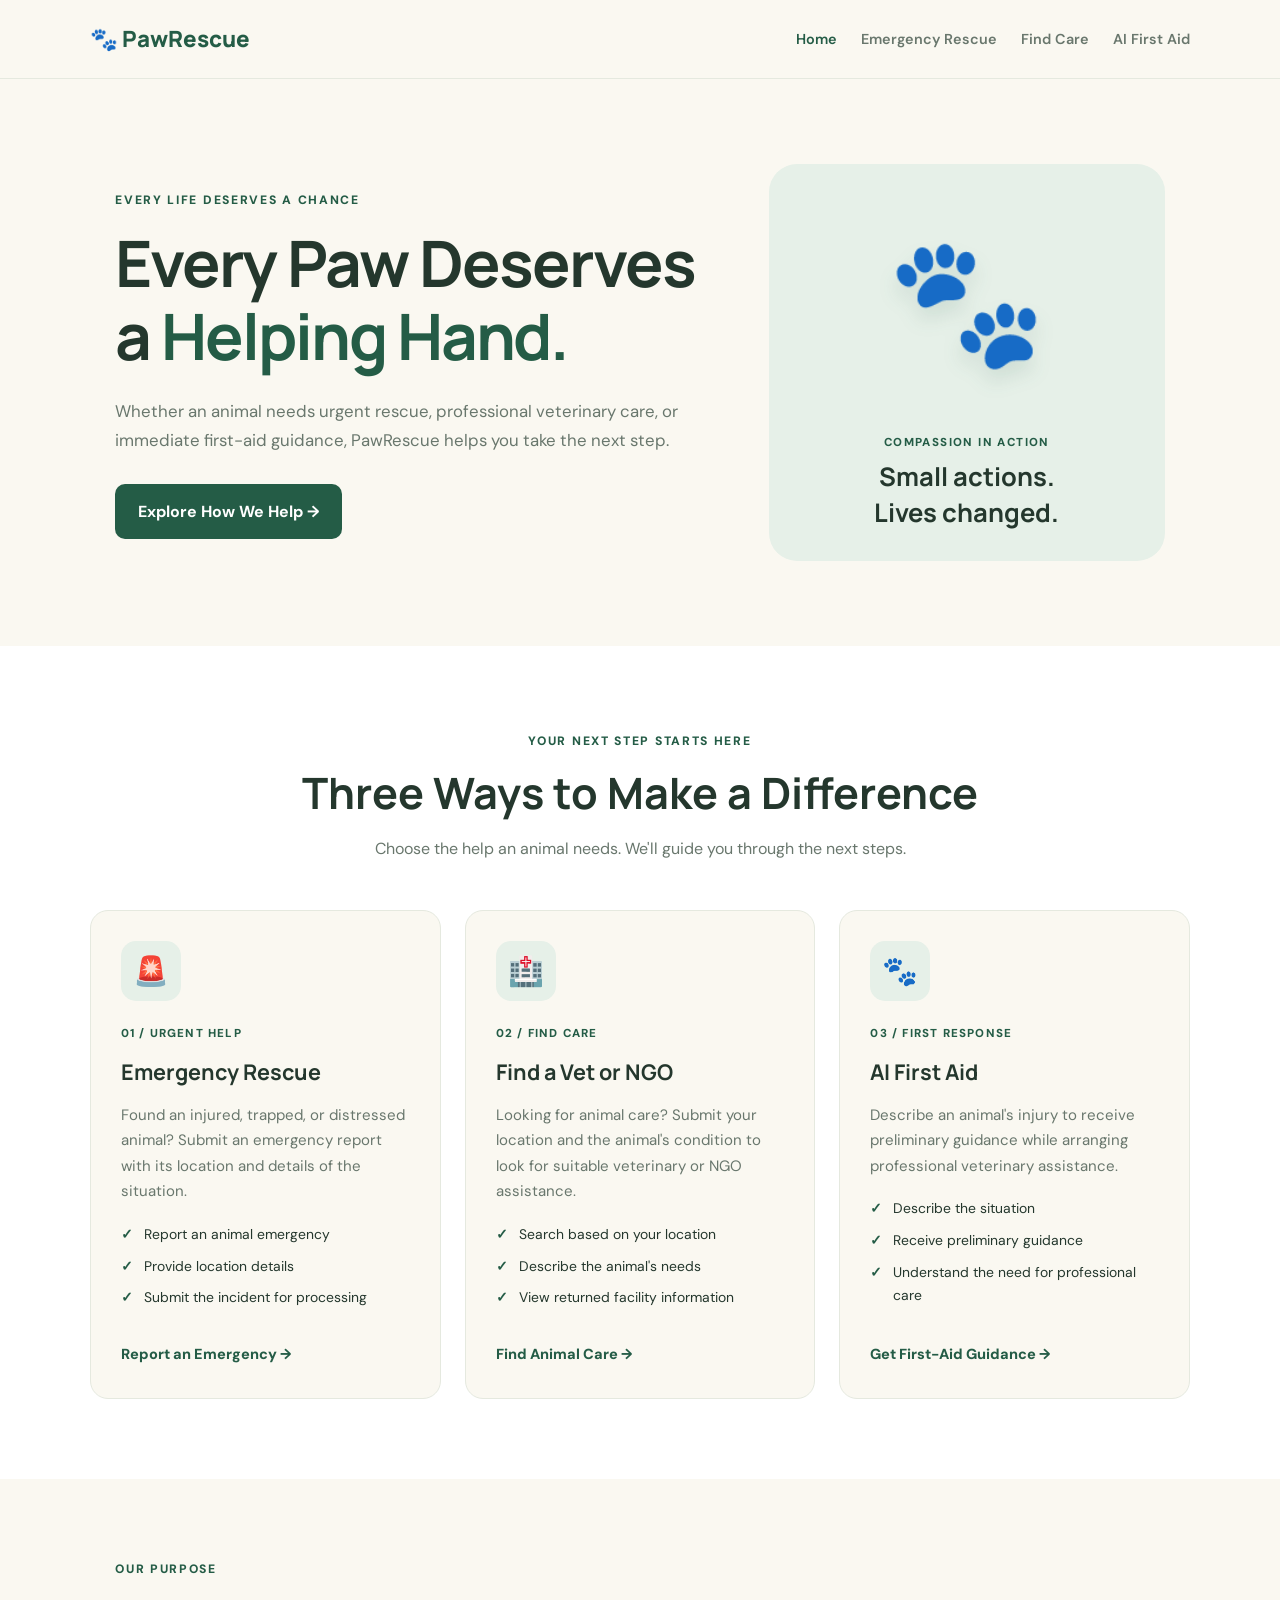
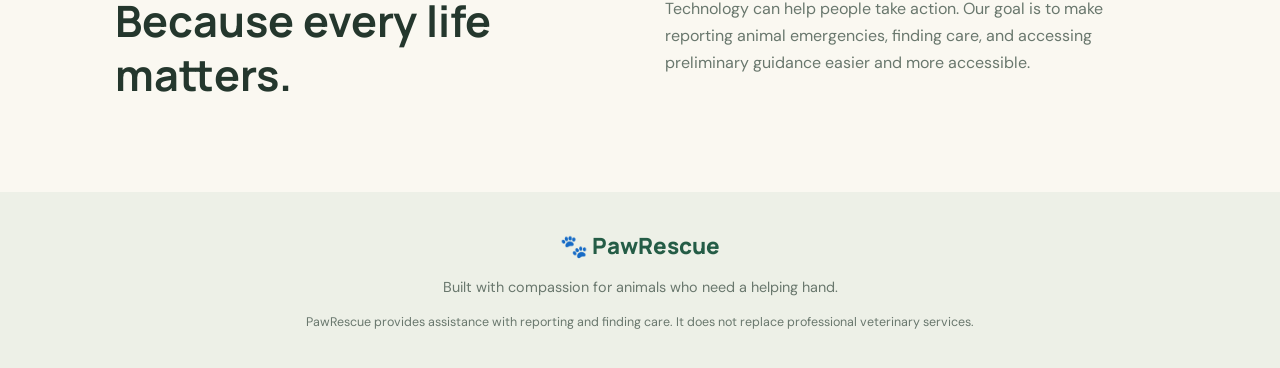
<file: index.html>
<!DOCTYPE html>
<html lang="en">
<head>
    <meta charset="UTF-8">
    <meta name="viewport" content="width=device-width, initial-scale=1.0">

    <title>PawRescue | Every Life Matters</title>

    <link rel="stylesheet" href="style.css">
    <script src="script.js" defer></script>
</head>

<body>

    <header class="navbar">
        <a href="index.html" class="logo">
            🐾 PawRescue
        </a>

        <nav>
            <a href="index.html" class="active">Home</a>
            <a href="emergency.html">Emergency Rescue</a>
            <a href="routine.html">Find Care</a>
            <a href="firstaid.html">AI First Aid</a>
        </nav>
    </header>


    <main>

        <section class="hero">
            <div class="hero-content">

                <span class="eyebrow">
                    EVERY LIFE DESERVES A CHANCE
                </span>

                <h1>
                    Every Paw Deserves<br>
                    a <span>Helping Hand.</span>
                </h1>

                <p>
                    Whether an animal needs urgent rescue, professional
                    veterinary care, or immediate first-aid guidance,
                    PawRescue helps you take the next step.
                </p>

                <a href="#features" class="primary-button">
                    Explore How We Help →
                </a>

            </div>

            <div class="hero-visual">
                <div class="paw-icon">🐾</div>

                <div class="hero-message">
                    <span>COMPASSION IN ACTION</span>
                    <h3>Small actions.<br>Lives changed.</h3>
                </div>
            </div>
        </section>


        <section class="features-section" id="features">

            <div class="section-heading">
                <span class="eyebrow">YOUR NEXT STEP STARTS HERE</span>

                <h2>Three Ways to Make a Difference</h2>

                <p>
                    Choose the help an animal needs.
                    We'll guide you through the next steps.
                </p>
            </div>


            <div class="feature-grid">

                <article class="feature-card emergency-card">

                    <div class="feature-icon">🚨</div>

                    <span class="card-number">01 / URGENT HELP</span>

                    <h3>Emergency Rescue</h3>

                    <p>
                        Found an injured, trapped, or distressed animal?
                        Submit an emergency report with its location
                        and details of the situation.
                    </p>

                    <ul>
                        <li>Report an animal emergency</li>
                        <li>Provide location details</li>
                        <li>Submit the incident for processing</li>
                    </ul>

                    <a href="emergency.html" class="card-link">
                        Report an Emergency →
                    </a>

                </article>


                <article class="feature-card care-card">

                    <div class="feature-icon">🏥</div>

                    <span class="card-number">02 / FIND CARE</span>

                    <h3>Find a Vet or NGO</h3>

                    <p>
                        Looking for animal care? Submit your location
                        and the animal's condition to look for
                        suitable veterinary or NGO assistance.
                    </p>

                    <ul>
                        <li>Search based on your location</li>
                        <li>Describe the animal's needs</li>
                        <li>View returned facility information</li>
                    </ul>

                    <a href="routine.html" class="card-link">
                        Find Animal Care →
                    </a>

                </article>


                <article class="feature-card firstaid-card">

                    <div class="feature-icon">🐾</div>

                    <span class="card-number">03 / FIRST RESPONSE</span>

                    <h3>AI First Aid</h3>

                    <p>
                        Describe an animal's injury to receive
                        preliminary guidance while arranging
                        professional veterinary assistance.
                    </p>

                    <ul>
                        <li>Describe the situation</li>
                        <li>Receive preliminary guidance</li>
                        <li>Understand the need for professional care</li>
                    </ul>

                    <a href="firstaid.html" class="card-link">
                        Get First-Aid Guidance →
                    </a>

                </article>

            </div>

        </section>


        <section class="trust-section">

            <div>
                <span class="eyebrow">OUR PURPOSE</span>
                <h2>Because every life matters.</h2>
            </div>

            <p>
                Technology can help people take action.
                Our goal is to make reporting animal emergencies,
                finding care, and accessing preliminary guidance
                easier and more accessible.
            </p>

        </section>

    </main>


    <footer>
        <a href="index.html" class="logo">🐾 PawRescue</a>

        <p>
            Built with compassion for animals who need a helping hand.
        </p>

        <p class="footer-small">
            PawRescue provides assistance with reporting and finding care.
            It does not replace professional veterinary services.
        </p>
    </footer>

</body>
</html>
</file>
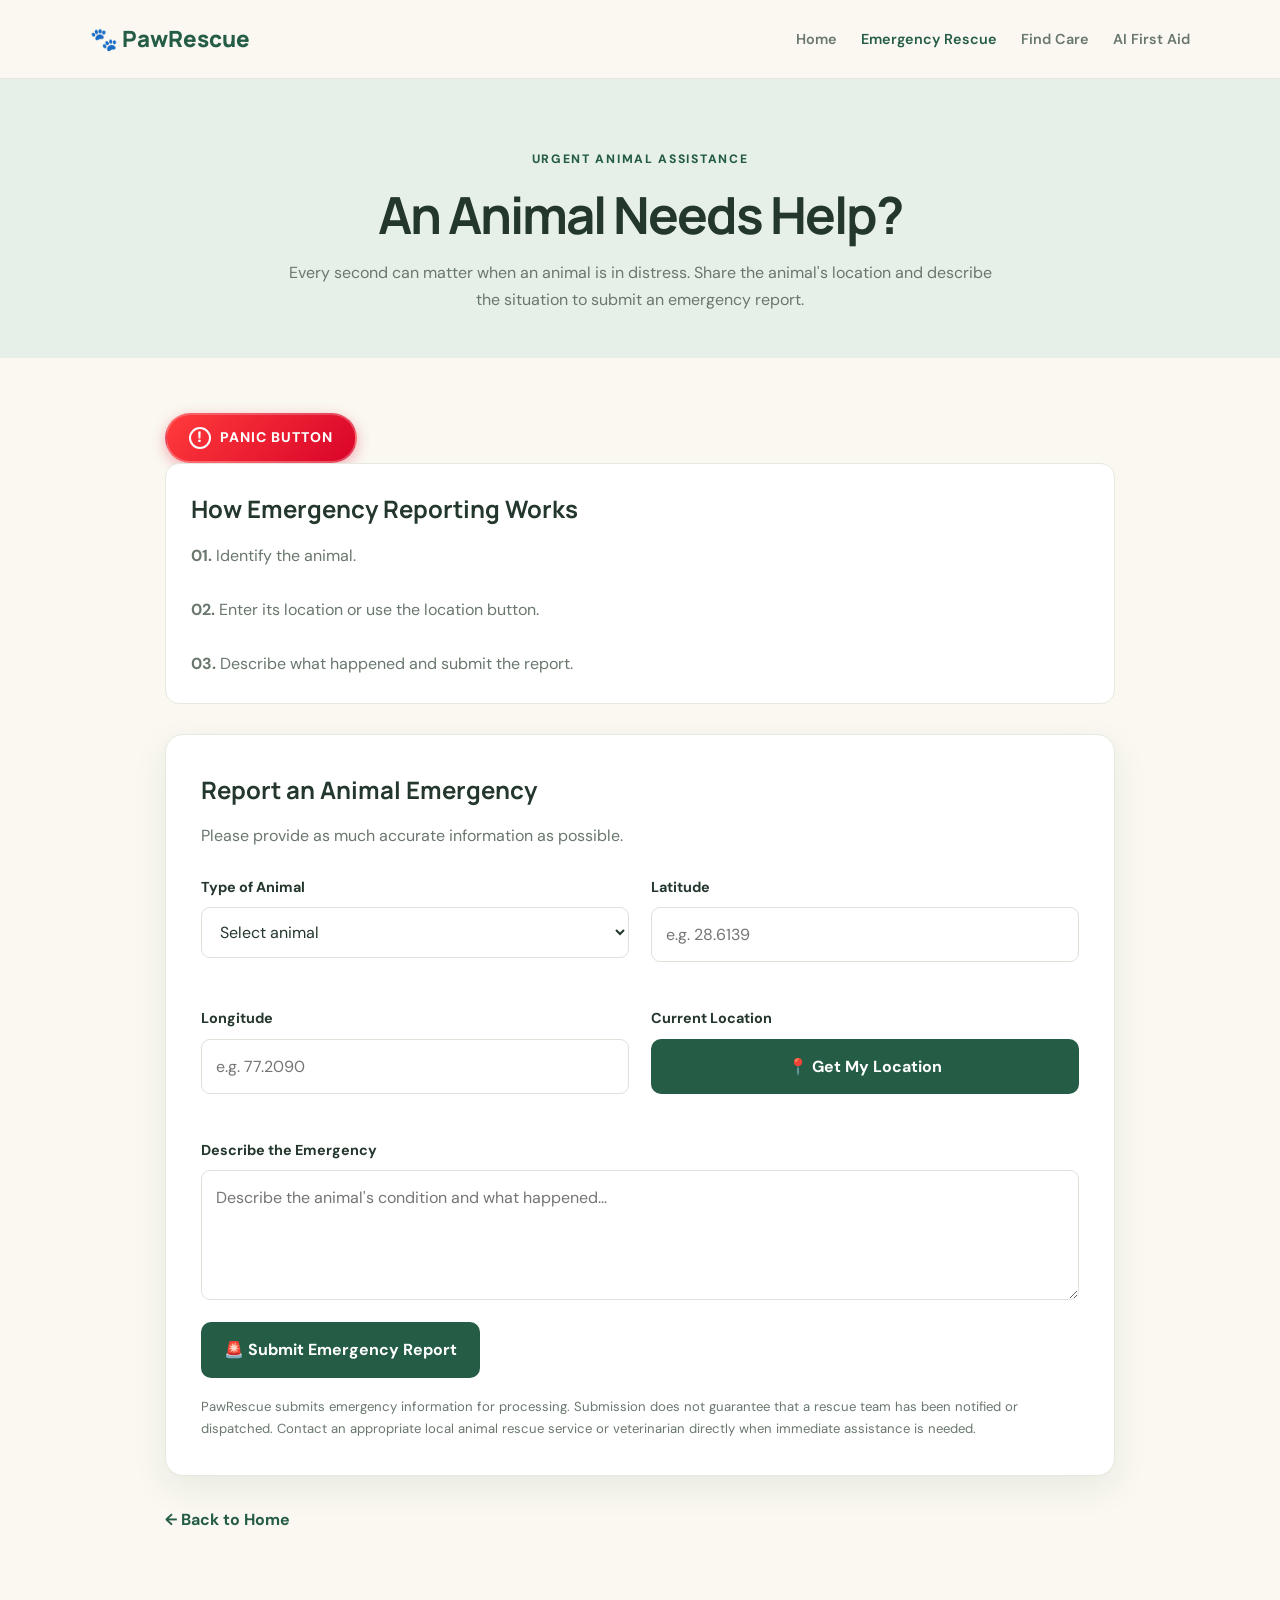
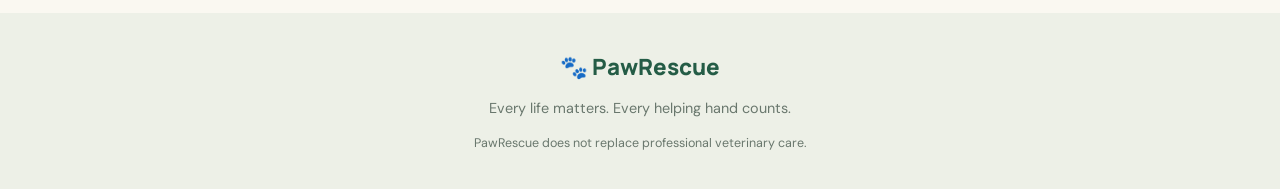
<file: emergency.html>
<!DOCTYPE html>
<html lang="en">

<head>
    <meta charset="UTF-8">
    <meta name="viewport" content="width=device-width, initial-scale=1.0">

    <title>Emergency Rescue | PawRescue</title>

    <link rel="stylesheet" href="style.css">
    <script src="script.js" defer></script>
</head>

<body>

    <!-- Navigation -->
    <header class="navbar">

        <a href="index.html" class="logo">🐾 PawRescue</a>

        <nav>
            <a href="index.html">Home</a>
            <a href="emergency.html" class="active">Emergency Rescue</a>
            <a href="routine.html">Find Care</a>
            <a href="firstaid.html">AI First Aid</a>
        </nav>

    </header>


    <!-- Page Introduction -->
    <section class="page-hero">

        <span class="eyebrow">URGENT ANIMAL ASSISTANCE</span>

        <h1>An Animal Needs Help?</h1>

        <p>
            Every second can matter when an animal is in distress.
            Share the animal's location and describe the situation
            to submit an emergency report.
        </p>

    </section>


    <main class="page-content">

        <!-- Visual Panic Button (Non-functional) -->
        <div class="panic-button-container">

            <button class="panic-button" type="button">
                <span class="panic-icon">!</span>
                <span>PANIC BUTTON</span>
            </button>

        </div>


        <!-- Instructions -->
        <section class="info-panel">

            <h2>How Emergency Reporting Works</h2>

            <p>
                <strong>01.</strong> Identify the animal.
                <br><br>

                <strong>02.</strong> Enter its location or use
                the location button.
                <br><br>

                <strong>03.</strong> Describe what happened and
                submit the report.
            </p>

        </section>


        <!-- Emergency Form -->
        <section class="form-card">

            <h2>Report an Animal Emergency</h2>

            <p class="form-intro">
                Please provide as much accurate information as possible.
            </p>


            <form id="emergencyForm">

                <div class="form-grid">

                    <!-- Animal Type -->
                    <div class="form-group">

                        <label for="animalType">
                            Type of Animal
                        </label>

                        <select id="animalType" required>

                            <option value="">Select animal</option>
                            <option value="Dog">Dog</option>
                            <option value="Cat">Cat</option>
                            <option value="Bird">Bird</option>
                            <option value="Cow">Cow</option>
                            <option value="Other">Other</option>

                        </select>

                    </div>


                    <!-- Latitude -->
                    <div class="form-group">

                        <label for="latitude">
                            Latitude
                        </label>

                        <input
                            type="number"
                            id="latitude"
                            step="any"
                            min="-90"
                            max="90"
                            placeholder="e.g. 28.6139"
                            required
                        >

                    </div>


                    <!-- Longitude -->
                    <div class="form-group">

                        <label for="longitude">
                            Longitude
                        </label>

                        <input
                            type="number"
                            id="longitude"
                            step="any"
                            min="-180"
                            max="180"
                            placeholder="e.g. 77.2090"
                            required
                        >

                    </div>


                    <!-- Location Button -->
                    <div class="form-group">

                        <label>Current Location</label>

                        <button
                            type="button"
                            id="locationButton"
                            class="submit-button"
                        >
                            📍 Get My Location
                        </button>

                    </div>


                    <!-- Description -->
                    <div class="form-group full-width">

                        <label for="emergencyDescription">
                            Describe the Emergency
                        </label>

                        <textarea
                            id="emergencyDescription"
                            placeholder="Describe the animal's condition and what happened..."
                            required
                        ></textarea>

                    </div>

                </div>


                <button type="submit" class="submit-button">
                    🚨 Submit Emergency Report
                </button>

            </form>


            <!-- Backend Response -->
            <div
                id="emergencyResult"
                class="result"
                aria-live="polite"
            ></div>


            <p class="form-note">
                PawRescue submits emergency information for processing.
                Submission does not guarantee that a rescue team has
                been notified or dispatched. Contact an appropriate
                local animal rescue service or veterinarian directly
                when immediate assistance is needed.
            </p>

        </section>


        <a href="index.html" class="back-link">
            ← Back to Home
        </a>

    </main>


    <!-- Footer -->
    <footer>

        <a href="index.html" class="logo">🐾 PawRescue</a>

        <p>Every life matters. Every helping hand counts.</p>

        <p class="footer-small">
            PawRescue does not replace professional veterinary care.
        </p>

    </footer>

</body>

</html>
</file>
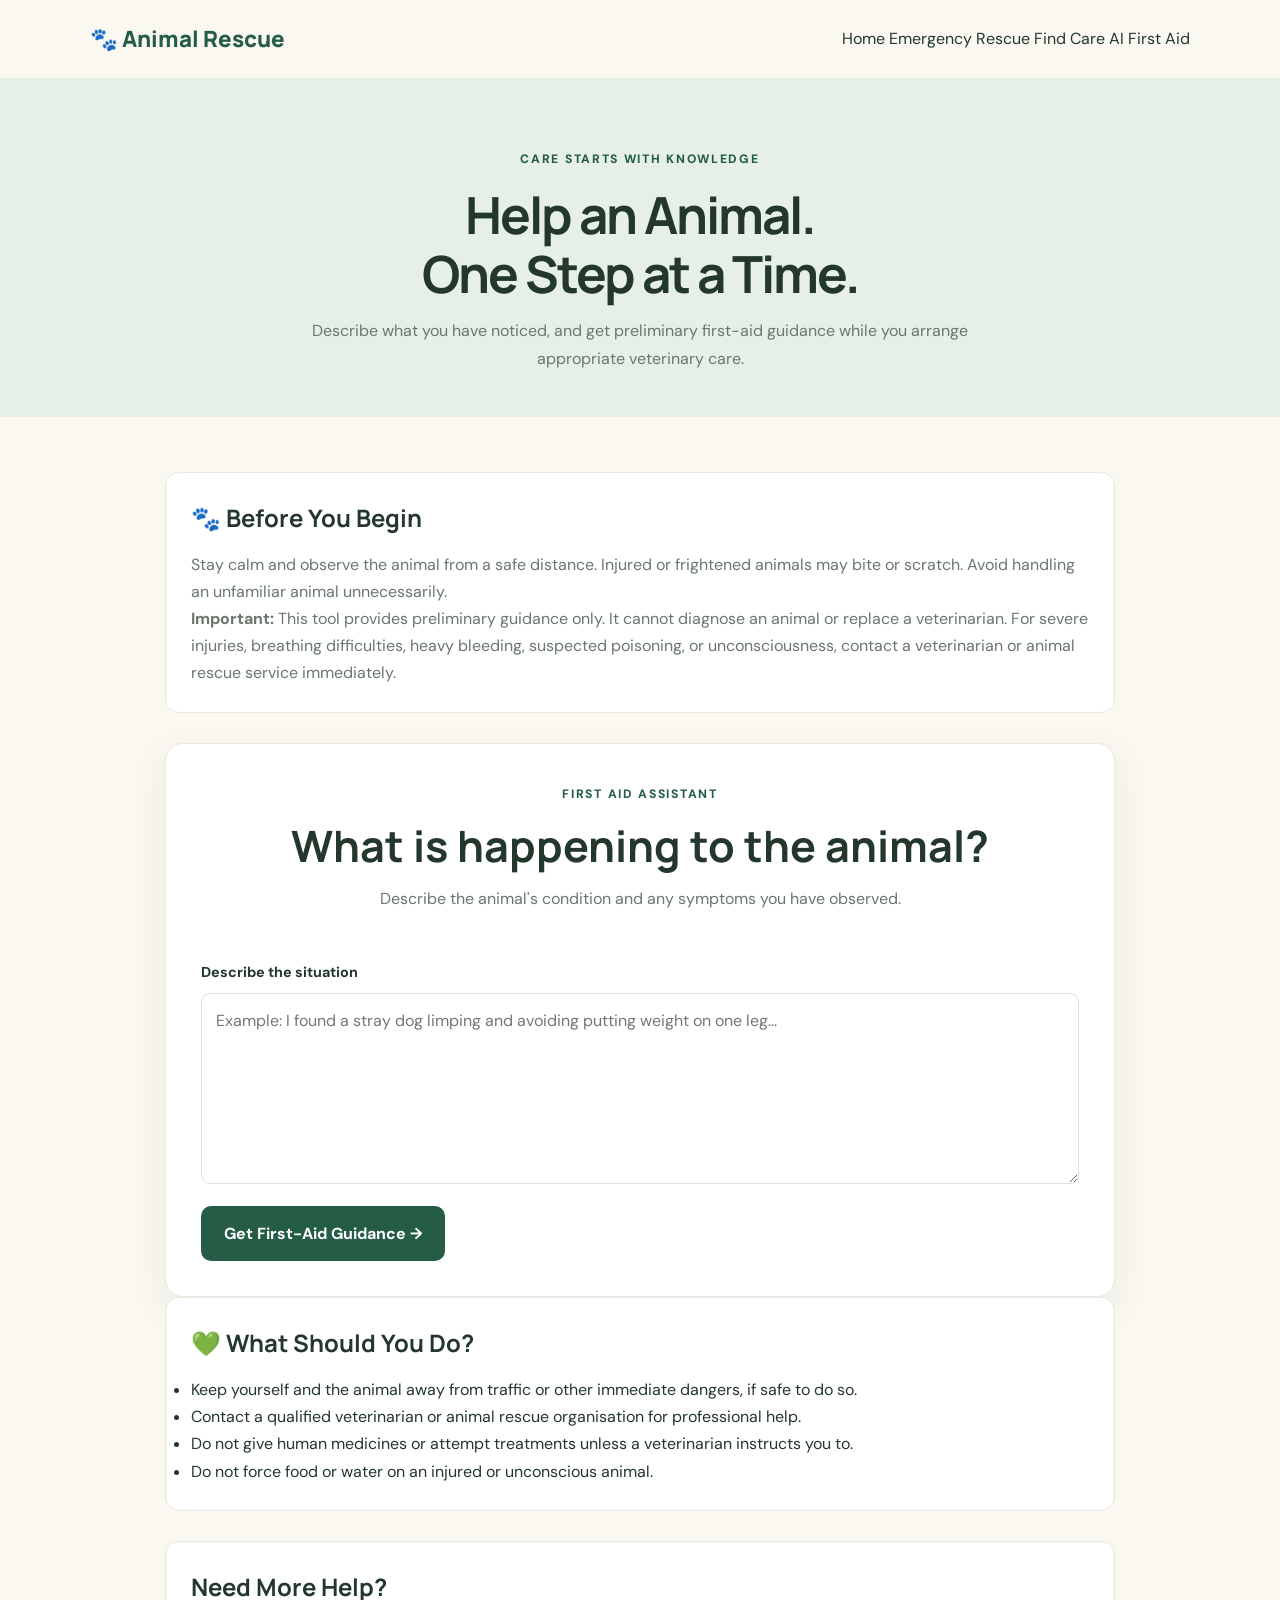
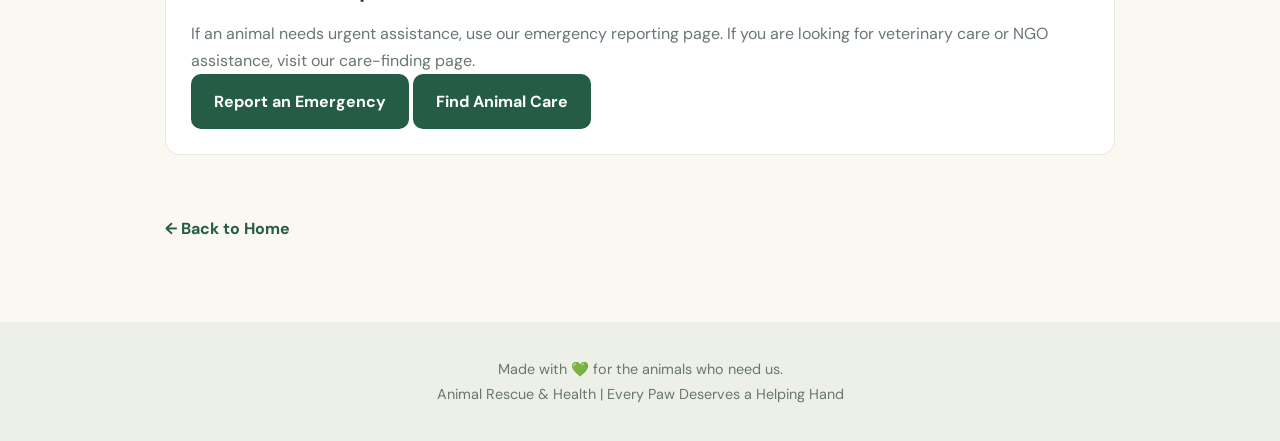
<file: firstaid.html>
<!DOCTYPE html>
<html lang="en">
<head>
    <meta charset="UTF-8">
    <meta name="viewport" content="width=device-width, initial-scale=1.0">

    <title>AI First Aid | Animal Rescue</title>

    <link rel="stylesheet" href="style.css">
    <script src="script.js" defer></script>
</head>

<body>

    <!-- NAVIGATION -->
    <nav class="navbar">
        <a href="index.html" class="logo">🐾 Animal Rescue</a>

        <div class="nav-links">
            <a href="index.html">Home</a>
            <a href="emergency.html">Emergency Rescue</a>
            <a href="routine.html">Find Care</a>
            <a href="firstaid.html" class="active">AI First Aid</a>
        </div>
    </nav>


    <!-- HERO SECTION -->
    <header class="page-hero">
        <span class="eyebrow">CARE STARTS WITH KNOWLEDGE</span>

        <h1>Help an Animal.<br>One Step at a Time.</h1>

        <p>
            Describe what you have noticed, and get preliminary
            first-aid guidance while you arrange appropriate
            veterinary care.
        </p>
    </header>


    <!-- MAIN CONTENT -->
    <main class="page-content">

        <!-- IMPORTANT INFORMATION -->
        <section class="info-panel">
            <h2>🐾 Before You Begin</h2>

            <p>
                Stay calm and observe the animal from a safe distance.
                Injured or frightened animals may bite or scratch.
                Avoid handling an unfamiliar animal unnecessarily.
            </p>

            <p>
                <strong>Important:</strong> This tool provides preliminary
                guidance only. It cannot diagnose an animal or replace
                a veterinarian. For severe injuries, breathing difficulties,
                heavy bleeding, suspected poisoning, or unconsciousness,
                contact a veterinarian or animal rescue service immediately.
            </p>
        </section>


        <!-- FIRST AID FORM -->
        <section class="form-card">

            <div class="section-heading">
                <span class="eyebrow">FIRST AID ASSISTANT</span>
                <h2>What is happening to the animal?</h2>

                <p>
                    Describe the animal's condition and any symptoms
                    you have observed.
                </p>
            </div>

            <form id="firstAidForm">

                <div class="form-group">
                    <label for="injuryDescription">
                        Describe the situation
                    </label>

                    <textarea
                        id="injuryDescription"
                        name="injury_description"
                        rows="6"
                        placeholder="Example: I found a stray dog limping and avoiding putting weight on one leg..."
                        required
                    ></textarea>
                </div>

                <button type="submit" class="submit-button">
                    Get First-Aid Guidance →
                </button>

            </form>

            <!-- BACKEND RESPONSE APPEARS HERE -->
            <div id="firstAidResult" class="result" aria-live="polite"></div>

        </section>


        <!-- SAFETY INFORMATION -->
        <section class="info-panel">
            <h2>💚 What Should You Do?</h2>

            <ul>
                <li>Keep yourself and the animal away from traffic or other immediate dangers, if safe to do so.</li>
                <li>Contact a qualified veterinarian or animal rescue organisation for professional help.</li>
                <li>Do not give human medicines or attempt treatments unless a veterinarian instructs you to.</li>
                <li>Do not force food or water on an injured or unconscious animal.</li>
            </ul>
        </section>


        <!-- OTHER FEATURES -->
        <section class="info-panel">
            <h2>Need More Help?</h2>

            <p>
                If an animal needs urgent assistance, use our emergency
                reporting page. If you are looking for veterinary care
                or NGO assistance, visit our care-finding page.
            </p>

            <div class="action-links">
                <a href="emergency.html" class="submit-button">
                    Report an Emergency
                </a>

                <a href="routine.html" class="submit-button">
                    Find Animal Care
                </a>
            </div>
        </section>

        <a href="index.html" class="back-link">← Back to Home</a>

    </main>


    <!-- FOOTER -->
    <footer>
        <p>Made with 💚 for the animals who need us.</p>
        <p>Animal Rescue & Health | Every Paw Deserves a Helping Hand</p>
    </footer>

</body>
</html>
</file>
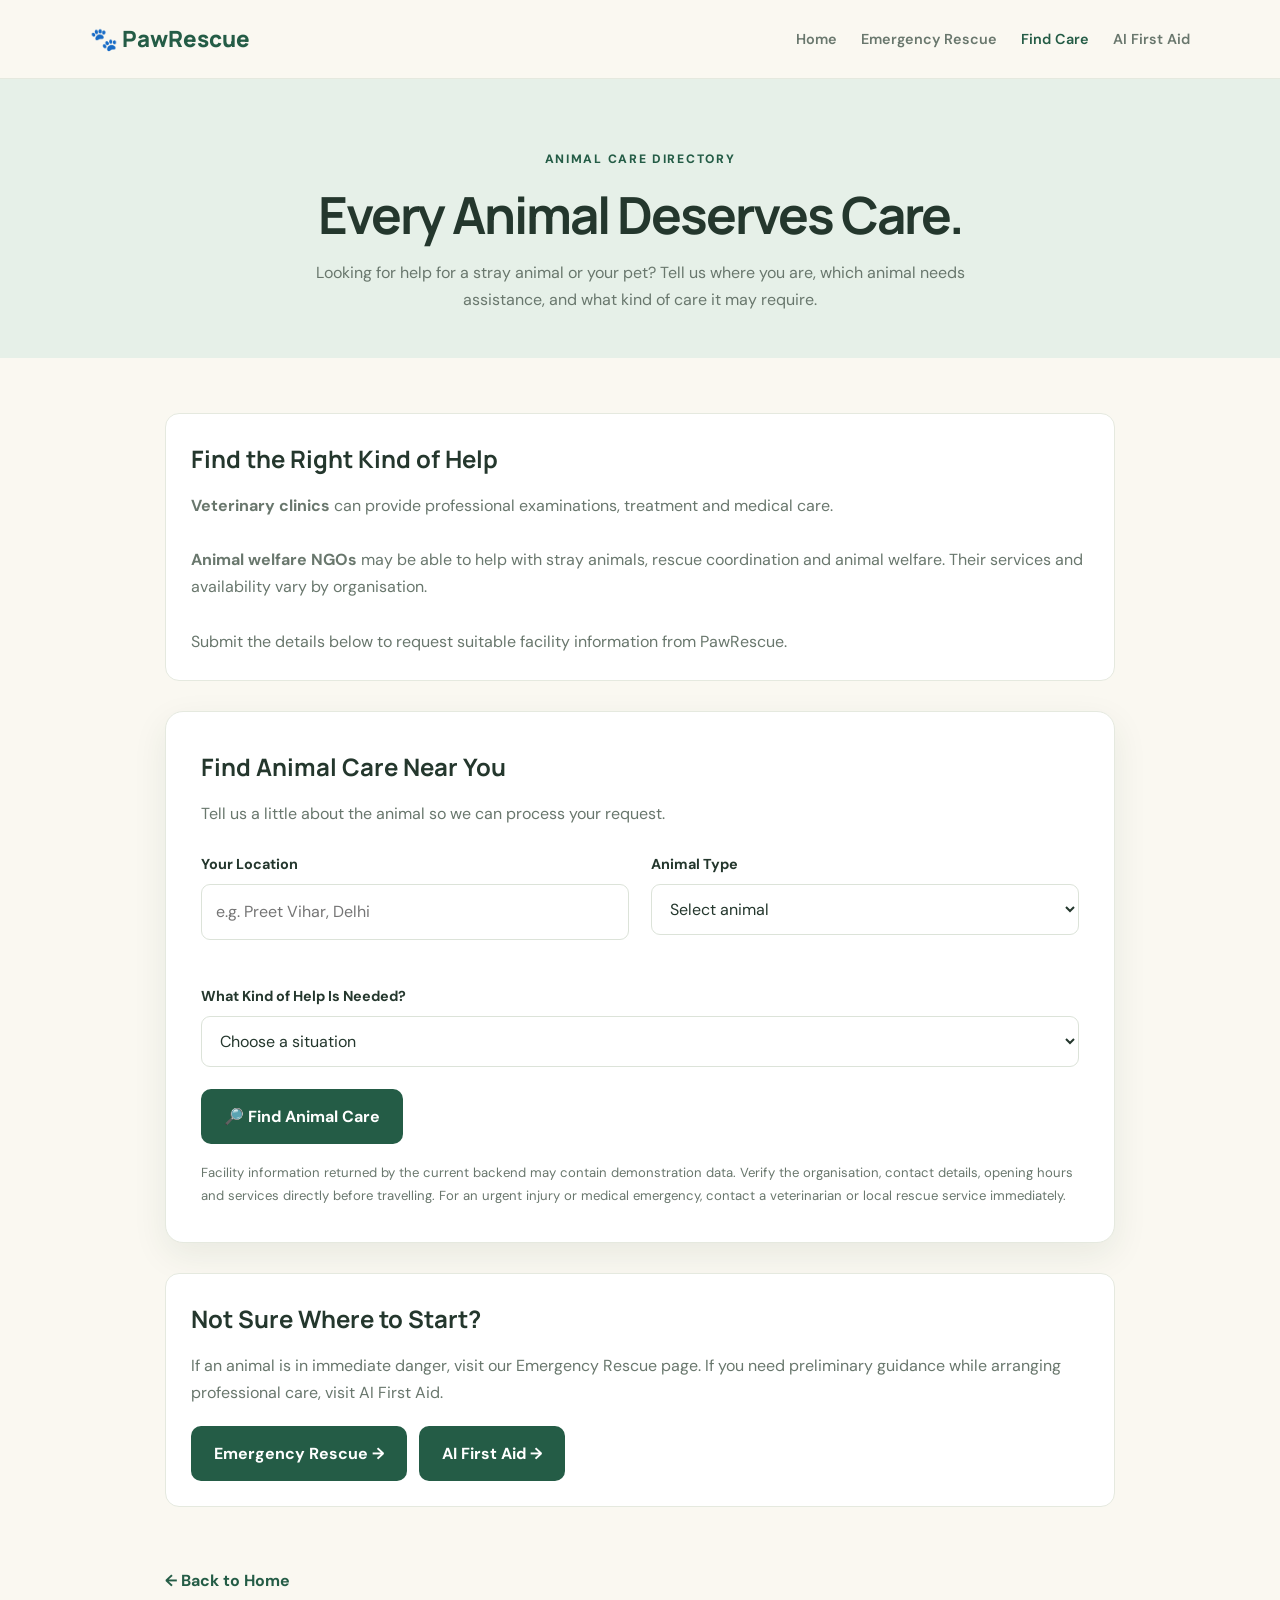
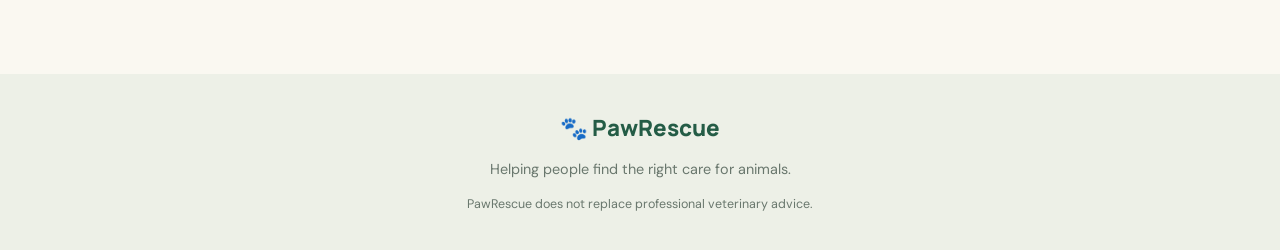
<file: routine.html>
<!DOCTYPE html>
<html lang="en">

<head>
    <meta charset="UTF-8">
    <meta name="viewport" content="width=device-width, initial-scale=1.0">

    <title>Find a Vet or NGO | PawRescue</title>

    <link rel="stylesheet" href="style.css">
    <script src="script.js" defer></script>
</head>

<body>

    <!-- Navigation -->
    <header class="navbar">

        <a href="index.html" class="logo">🐾 PawRescue</a>

        <nav>
            <a href="index.html">Home</a>
            <a href="emergency.html">Emergency Rescue</a>
            <a href="routine.html" class="active">Find Care</a>
            <a href="firstaid.html">AI First Aid</a>
        </nav>

    </header>


    <!-- Hero Section -->
    <section class="page-hero">

        <span class="eyebrow">ANIMAL CARE DIRECTORY</span>

        <h1>Every Animal Deserves Care.</h1>

        <p>
            Looking for help for a stray animal or your pet?
            Tell us where you are, which animal needs assistance,
            and what kind of care it may require.
        </p>

    </section>


    <main class="page-content">

        <!-- Information Panel -->
        <section class="info-panel">

            <h2>Find the Right Kind of Help</h2>

            <p>
                <strong>Veterinary clinics</strong> can provide
                professional examinations, treatment and medical care.
                <br><br>

                <strong>Animal welfare NGOs</strong> may be able to help
                with stray animals, rescue coordination and animal welfare.
                Their services and availability vary by organisation.
                <br><br>

                Submit the details below to request suitable facility
                information from PawRescue.
            </p>

        </section>


        <!-- Search Form -->
        <section class="form-card">

            <h2>Find Animal Care Near You</h2>

            <p class="form-intro">
                Tell us a little about the animal so we can process
                your request.
            </p>


            <form id="routineForm">

                <div class="form-grid">

                    <!-- Location -->
                    <div class="form-group">

                        <label for="locationName">
                            Your Location
                        </label>

                        <input
                            type="text"
                            id="locationName"
                            placeholder="e.g. Preet Vihar, Delhi"
                            required
                        >

                    </div>


                    <!-- Animal Type -->
                    <div class="form-group">

                        <label for="petType">
                            Animal Type
                        </label>

                        <select id="petType" required>

                            <option value="">Select animal</option>
                            <option value="Dog">Dog</option>
                            <option value="Cat">Cat</option>
                            <option value="Bird">Bird</option>
                            <option value="Cow">Cow</option>
                            <option value="Other">Other</option>

                        </select>

                    </div>


                    <!-- Condition -->
                    <div class="form-group full-width">

                        <label for="condition">
                            What Kind of Help Is Needed?
                        </label>

                        <select id="condition" required>

                            <option value="">Choose a situation</option>
                            <option value="Routine check-up">
                                Routine check-up
                            </option>

                            <option value="Injury">
                                Injury or wound
                            </option>

                            <option value="Illness">
                                Signs of illness
                            </option>

                            <option value="Stray animal assistance">
                                Help with a stray animal
                            </option>

                            <option value="Rescue support">
                                Rescue support
                            </option>

                            <option value="Other">
                                Other
                            </option>

                        </select>

                    </div>

                </div>


                <button type="submit" class="submit-button">
                    🔎 Find Animal Care
                </button>

            </form>


            <!-- Search Results -->
            <div
                id="routineResult"
                class="result"
                aria-live="polite"
            ></div>


            <p class="form-note">
                Facility information returned by the current backend
                may contain demonstration data. Verify the organisation,
                contact details, opening hours and services directly
                before travelling. For an urgent injury or medical
                emergency, contact a veterinarian or local rescue service
                immediately.
            </p>

        </section>


        <!-- Additional Information -->
        <section class="info-panel" style="margin-top: 30px;">

            <h2>Not Sure Where to Start?</h2>

            <p>
                If an animal is in immediate danger, visit our
                Emergency Rescue page. If you need preliminary guidance
                while arranging professional care, visit AI First Aid.
            </p>

            <div style="display: flex; flex-wrap: wrap; gap: 12px; margin-top: 20px;">

                <a href="emergency.html" class="primary-button">
                    Emergency Rescue →
                </a>

                <a href="firstaid.html" class="primary-button">
                    AI First Aid →
                </a>

            </div>

        </section>


        <a href="index.html" class="back-link">
            ← Back to Home
        </a>

    </main>


    <!-- Footer -->
    <footer>

        <a href="index.html" class="logo">🐾 PawRescue</a>

        <p>Helping people find the right care for animals.</p>

        <p class="footer-small">
            PawRescue does not replace professional veterinary advice.
        </p>

    </footer>

</body>

</html>
</file>
<file: style.css>
@import url('https://fonts.googleapis.com/css2?family=DM+Sans:wght@400;500;600;700&family=Manrope:wght@400;500;600;700;800&display=swap');

:root {
    --green: #245c46;
    --green-dark: #173e30;
    --green-light: #e6f0e8;
    --cream: #faf8f1;
    --white: #ffffff;
    --text: #24372d;
    --muted: #69776d;
    --border: #e5e9df;
    --orange: #e9a35b;
    --shadow: 0 12px 35px rgba(28, 61, 44, 0.08);
}

* {
    box-sizing: border-box;
    margin: 0;
    padding: 0;
}

html {
    scroll-behavior: smooth;
}

body {
    font-family: 'DM Sans', sans-serif;
    background: var(--cream);
    color: var(--text);
    line-height: 1.7;
}

a {
    color: inherit;
    text-decoration: none;
}

button,
input,
select,
textarea {
    font: inherit;
}

.navbar {
    display: flex;
    align-items: center;
    justify-content: space-between;
    gap: 24px;
    padding: 20px 7%;
    background: rgba(250, 248, 241, 0.97);
    border-bottom: 1px solid var(--border);
}

.logo {
    font-family: 'Manrope', sans-serif;
    font-size: 1.4rem;
    font-weight: 800;
    color: var(--green);
    white-space: nowrap;
}

.navbar nav {
    display: flex;
    flex-wrap: wrap;
    gap: 24px;
}

.navbar nav a {
    font-size: 0.9rem;
    font-weight: 600;
    color: var(--muted);
    transition: color 0.2s;
}

.navbar nav a:hover,
.navbar nav a.active {
    color: var(--green);
}

.hero {
    display: grid;
    grid-template-columns: 1.2fr 0.8fr;
    align-items: center;
    gap: 60px;
    padding: 85px 9%;
    min-height: 490px;
}

.eyebrow {
    display: inline-block;
    color: var(--green);
    font-size: 0.76rem;
    font-weight: 800;
    letter-spacing: 1.7px;
    margin-bottom: 15px;
}

.hero h1,
.page-hero h1 {
    font-family: 'Manrope', sans-serif;
    font-size: clamp(2.5rem, 5vw, 4.3rem);
    line-height: 1.15;
    letter-spacing: -2px;
    margin-bottom: 24px;
}

.hero h1 span {
    color: var(--green);
}

.hero-content > p {
    max-width: 570px;
    color: var(--muted);
    font-size: 1.05rem;
    margin-bottom: 30px;
}

.primary-button,
.submit-button {
    display: inline-flex;
    justify-content: center;
    align-items: center;
    gap: 10px;
    padding: 14px 23px;
    border: none;
    border-radius: 10px;
    background: var(--green);
    color: white;
    font-weight: 700;
    cursor: pointer;
    transition: background 0.2s, transform 0.2s;
}

.primary-button:hover,
.submit-button:hover {
    background: var(--green-dark);
    transform: translateY(-2px);
}

.hero-visual {
    min-height: 330px;
    padding: 30px;
    border-radius: 28px;
    background: var(--green-light);
    display: flex;
    flex-direction: column;
    justify-content: center;
    align-items: center;
    position: relative;
    overflow: hidden;
}

.paw-icon {
    font-size: 8rem;
    margin-bottom: 15px;
    filter: drop-shadow(0 12px 10px rgba(36, 92, 70, 0.12));
}

.hero-message {
    text-align: center;
}

.hero-message span {
    font-size: 0.72rem;
    font-weight: 800;
    letter-spacing: 1.4px;
    color: var(--green);
}

.hero-message h3 {
    font-family: 'Manrope', sans-serif;
    font-size: 1.6rem;
    line-height: 1.4;
    margin-top: 5px;
}

.features-section {
    padding: 80px 7%;
    background: var(--white);
}

.section-heading {
    max-width: 720px;
    margin: 0 auto 48px;
    text-align: center;
}

.section-heading h2,
.trust-section h2 {
    font-family: 'Manrope', sans-serif;
    font-size: clamp(1.9rem, 3.5vw, 2.7rem);
    line-height: 1.25;
    margin-bottom: 15px;
}

.section-heading > p {
    color: var(--muted);
}

.feature-grid {
    display: grid;
    grid-template-columns: repeat(3, minmax(0, 1fr));
    gap: 24px;
    max-width: 1250px;
    margin: 0 auto;
}

.feature-card {
    display: flex;
    flex-direction: column;
    align-items: flex-start;
    padding: 30px;
    background: var(--cream);
    border: 1px solid var(--border);
    border-radius: 18px;
    transition: transform 0.25s, box-shadow 0.25s;
}

.feature-card:hover {
    transform: translateY(-6px);
    box-shadow: var(--shadow);
}

.feature-icon {
    display: grid;
    place-items: center;
    width: 60px;
    height: 60px;
    border-radius: 15px;
    background: var(--green-light);
    font-size: 1.8rem;
    margin-bottom: 23px;
}

.card-number {
    font-size: 0.72rem;
    letter-spacing: 1.2px;
    font-weight: 800;
    color: var(--green);
    margin-bottom: 10px;
}

.feature-card h3 {
    font-family: 'Manrope', sans-serif;
    font-size: 1.35rem;
    margin-bottom: 12px;
}

.feature-card > p {
    color: var(--muted);
    font-size: 0.94rem;
    margin-bottom: 18px;
}

.feature-card ul {
    list-style: none;
    margin-bottom: 25px;
}

.feature-card li {
    position: relative;
    padding-left: 23px;
    margin-bottom: 8px;
    font-size: 0.87rem;
    color: var(--text);
}

.feature-card li::before {
    content: "✓";
    position: absolute;
    left: 0;
    color: var(--green);
    font-weight: 800;
}

.card-link {
    margin-top: auto;
    color: var(--green);
    font-weight: 800;
    font-size: 0.91rem;
}

.card-link:hover {
    color: var(--green-dark);
}

.trust-section {
    display: grid;
    grid-template-columns: 1fr 1fr;
    gap: 50px;
    align-items: center;
    padding: 75px 9%;
}

.trust-section > p {
    color: var(--muted);
}

footer {
    padding: 35px 7%;
    background: #edf0e7;
    text-align: center;
}

footer .logo {
    display: inline-block;
    margin-bottom: 10px;
}

footer p {
    color: var(--muted);
    font-size: 0.9rem;
}

.footer-small {
    max-width: 700px;
    margin: 12px auto 0;
    font-size: 0.78rem;
}

/* Dedicated feature pages */

.page-hero {
    padding: 65px 7% 45px;
    text-align: center;
    background: var(--green-light);
}

.page-hero h1 {
    font-size: clamp(2.2rem, 4vw, 3.5rem);
    margin-bottom: 15px;
}

.page-hero p {
    max-width: 720px;
    margin: 0 auto;
    color: var(--muted);
}

.page-content {
    max-width: 1000px;
    margin: 0 auto;
    padding: 55px 25px 80px;
}

.info-panel {
    padding: 25px;
    border: 1px solid var(--border);
    background: var(--white);
    border-radius: 14px;
    margin-bottom: 30px;
}

.info-panel h2,
.form-card h2 {
    font-family: 'Manrope', sans-serif;
    margin-bottom: 12px;
}

.info-panel p {
    color: var(--muted);
}

.form-card {
    padding: 35px;
    background: var(--white);
    border: 1px solid var(--border);
    border-radius: 18px;
    box-shadow: var(--shadow);
}

.form-intro {
    color: var(--muted);
    margin-bottom: 25px;
}

.form-grid {
    display: grid;
    grid-template-columns: repeat(2, minmax(0, 1fr));
    gap: 22px;
}

.form-group {
    display: flex;
    flex-direction: column;
    gap: 8px;
    margin-bottom: 22px;
}

.form-group.full-width {
    grid-column: 1 / -1;
}

.form-group label {
    font-weight: 700;
    font-size: 0.9rem;
}

.form-group input,
.form-group select,
.form-group textarea {
    width: 100%;
    padding: 13px 14px;
    border: 1px solid #dce3d9;
    border-radius: 9px;
    background: #fff;
    color: var(--text);
    outline: none;
}

.form-group input:focus,
.form-group select:focus,
.form-group textarea:focus {
    border-color: var(--green);
    box-shadow: 0 0 0 3px rgba(36, 92, 70, 0.1);
}

.form-group textarea {
    min-height: 130px;
    resize: vertical;
}

.form-note {
    margin-top: 18px;
    color: var(--muted);
    font-size: 0.82rem;
}

.result {
    display: none;
    margin-top: 25px;
    padding: 20px;
    background: var(--green-light);
    border-radius: 12px;
    overflow-wrap: anywhere;
}

.result.visible {
    display: block;
}

.result.error {
    background: #fff0ed;
    color: #8b2f23;
}

.result h3,
.result h4 {
    margin-bottom: 10px;
}

.result pre {
    white-space: pre-wrap;
    overflow-wrap: anywhere;
    font-family: 'DM Sans', sans-serif;
    font-size: 0.9rem;
}

.back-link {
    display: inline-block;
    margin-top: 30px;
    color: var(--green);
    font-weight: 700;
}

/* Responsive layout */

@media (max-width: 950px) {
    .feature-grid {
        grid-template-columns: 1fr 1fr;
    }

    .hero {
        gap: 35px;
        padding-left: 6%;
        padding-right: 6%;
    }
}

@media (max-width: 700px) {
    .navbar {
        flex-direction: column;
        padding: 18px 5%;
    }

    .navbar nav {
        justify-content: center;
        gap: 12px 18px;
    }

    .hero {
        grid-template-columns: 1fr;
        padding: 55px 6%;
    }

    .hero-visual {
        min-height: 250px;
    }

    .paw-icon {
        font-size: 5.5rem;
    }

    .features-section {
        padding: 55px 6%;
    }

    .feature-grid {
        grid-template-columns: 1fr;
    }

    .trust-section {
        grid-template-columns: 1fr;
        gap: 15px;
        padding: 55px 7%;
    }

    .page-hero {
        padding: 50px 6% 35px;
    }

    .page-content {
        padding: 35px 5% 60px;
    }

    .form-card {
        padding: 23px;
    }

    .form-grid {
        grid-template-columns: 1fr;
        gap: 0;
    }

    .form-group.full-width {
        grid-column: auto;
    }
}
/* =========================================
   ROUTINE PAGE — FACILITY RESULT CARDS ONLY
   ========================================= */

#routineResult .facility-card {
    background: #e8f5e9;
    border: 1px solid #c8e6c9;
    border-left: 5px solid #4caf50;
    border-radius: 12px;

    padding: 18px 20px;
    margin: 14px 0;

    box-shadow: 0 3px 8px rgba(0, 0, 0, 0.07);

    transition: box-shadow 0.2s ease,
                transform 0.2s ease;
}

/* Card hover effect */
#routineResult .facility-card:hover {
    box-shadow: 0 6px 14px rgba(0, 0, 0, 0.12);
    transform: translateY(-2px);
}

/* Facility name */
#routineResult .facility-card h4 {
    margin: 0 0 12px;
    font-size: 18px;
    font-weight: 700;
    line-height: 1.4;
}

/* Facility information */
#routineResult .facility-card p {
    margin: 7px 0;
    line-height: 1.6;
    overflow-wrap: anywhere;
}

/* Source / website link */
#routineResult .facility-card a {
    display: inline-block;
    margin-top: 10px;
    overflow-wrap: anywhere;
}
```css
/* Panic Button */
.panic-button-container {
    display: flex;
    justify-content: center;
    margin: 20px auto;
}

.panic-button {
    display: flex;
    align-items: center;
    justify-content: center;
    gap: 9px;
    padding: 11px 22px;
    background: linear-gradient(135deg, #ff3b3b, #d90429);
    color: #ffffff;
    border: 2px solid rgba(255, 255, 255, 0.25);
    border-radius: 50px;
    font-size: 14px;
    font-weight: 800;
    letter-spacing: 1px;
    cursor: default;
    box-shadow: 0 4px 14px rgba(217, 4, 41, 0.3);
    transition: transform 0.2s ease, box-shadow 0.2s ease;
}

.panic-button:hover {
    transform: translateY(-2px);
    box-shadow: 0 7px 18px rgba(217, 4, 41, 0.4);
}

.panic-icon {
    display: flex;
    align-items: center;
    justify-content: center;
    width: 22px;
    height: 22px;
    border: 2px solid #ffffff;
    border-radius: 50%;
    font-size: 15px;
    font-weight: 900;
}
```
</file>
